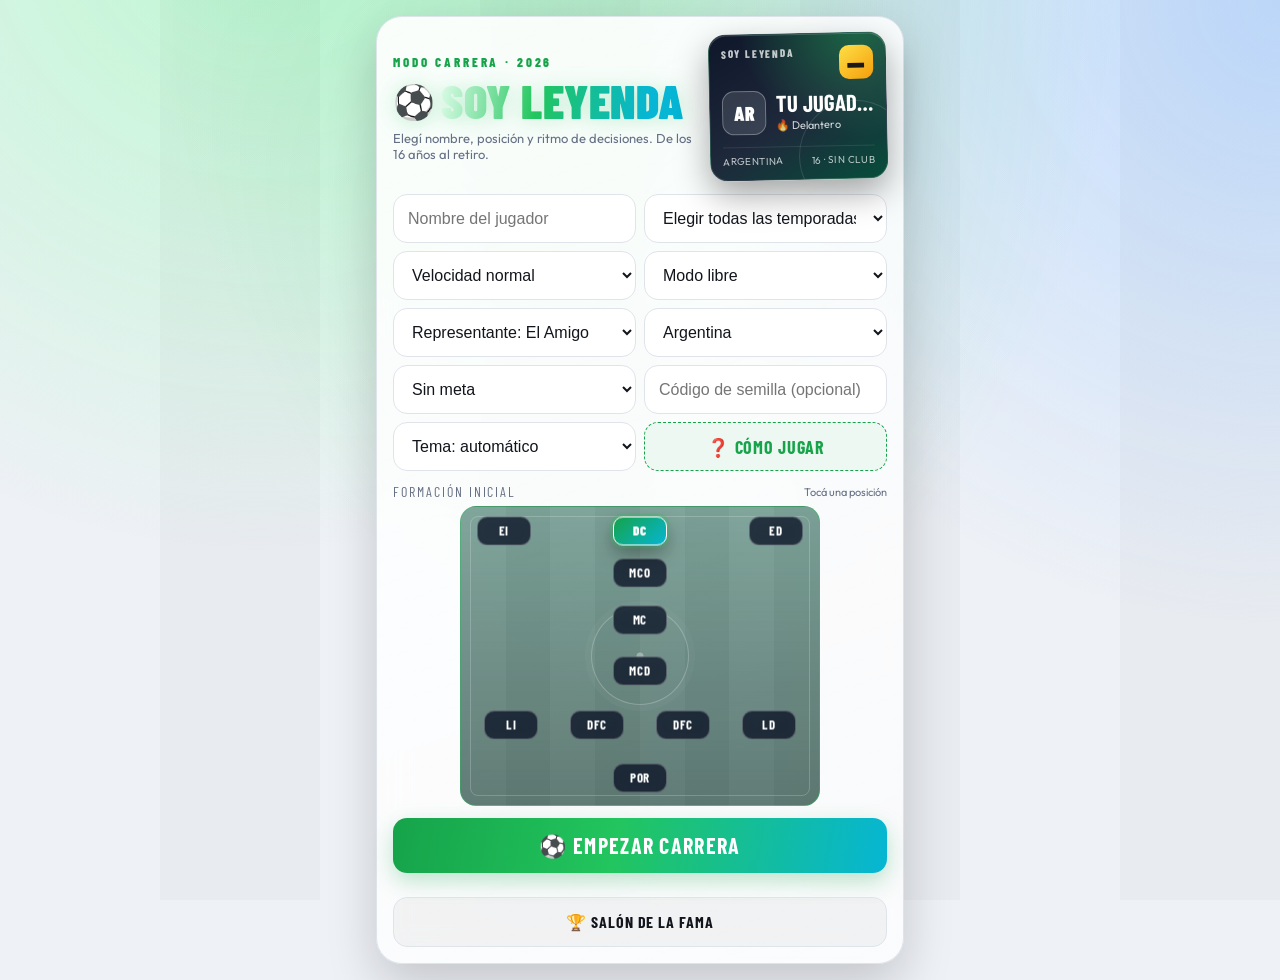
<file: index.html>
<!DOCTYPE html>
<html lang="es">
<head>
<meta charset="utf-8">
<meta name="viewport" content="width=device-width, initial-scale=1, viewport-fit=cover">
<title>Soy Leyenda</title>
<link rel="preconnect" href="https://fonts.googleapis.com">
<link rel="preconnect" href="https://fonts.gstatic.com" crossorigin>
<link href="https://fonts.googleapis.com/css2?family=Barlow+Condensed:wght@600;700;800;900&family=Outfit:wght@400;500;600;700&display=swap" rel="stylesheet">
<link rel="stylesheet" href="styles.css?v=20">
</head>
<body>
<div class="w">
  <div id="st">
    <div class="home-hero">
      <div class="hero-copy">
        <span class="eyebrow">MODO CARRERA · 2026</span>
        <h1><span class="title-ball" aria-hidden="true">⚽</span><span class="title-text">Soy Leyenda</span></h1>
        <p class="s">Elegí nombre, posición y ritmo de decisiones. De los 16 años al retiro.</p>
      </div>
      <div class="player-card" id="preview" aria-live="polite">
        <div class="pc-top"><span class="pc-brand">SOY LEYENDA</span><span class="pc-ov" id="pvOv">--</span></div>
        <div class="pc-body">
          <div class="pc-crest" id="pvCrest">SL</div>
          <div class="pc-id"><b id="pvName">Tu jugador</b><span id="pvPos">🔥 Delantero</span></div>
        </div>
        <div class="pc-foot"><span id="pvNat">Argentina</span><span>16 · Sin club</span></div>
      </div>
    </div>

    <div class="setup">
      <input id="nm" placeholder="Nombre del jugador" maxlength="24" aria-label="Nombre del jugador">
      <select id="fq" aria-label="Frecuencia de decisiones">
        <option value="1">Elegir todas las temporadas</option>
        <option value="2">Elegir cada 2 temporadas</option>
      </select>
      <select id="sp" aria-label="Velocidad de simulación">
        <option value="320">Velocidad normal</option>
        <option value="120">Velocidad rápida</option>
        <option value="0">Instantánea</option>
      </select>
      <select id="md" aria-label="Modo de juego">
        <option value="0">Modo libre</option>
        <option value="1">Desafío de club</option>
      </select>
      <select id="ch" aria-label="Desafío" hidden></select>
      <select id="ag" aria-label="Representante">
        <option value="0">Representante: El Amigo</option>
        <option value="1">Representante: El Mercenario</option>
        <option value="2">Representante: El Influyente</option>
      </select>
      <select id="nat" aria-label="Nacionalidad"></select>
      <select id="mt" aria-label="Meta de carrera">
        <option value="0">Sin meta</option>
        <option value="1">Meta: ganar la Libertadores</option>
        <option value="2">Meta: ganar la Champions League</option>
        <option value="3">Meta: ganar un Mundial</option>
        <option value="4">Meta: llegar a 85 de OVR</option>
        <option value="5">Meta: retirarte en el club que te formó</option>
        <option value="6">Meta: jugar 500 partidos</option>
      </select>
      <input id="sd" placeholder="Código de semilla (opcional)" maxlength="12" aria-label="Código de semilla">
      <select id="th" aria-label="Tema">
        <option value="">Tema: automático</option>
        <option value="light">Tema: claro</option>
        <option value="dark">Tema: oscuro</option>
      </select>
      <button class="help-btn" id="helpBtn" type="button" aria-label="Cómo jugar: ver explicación de todas las funciones">❓ Cómo jugar</button>
    </div>

    <div class="pitch-box">
      <div class="pitch-head"><span>FORMACIÓN INICIAL</span><small>Tocá una posición</small></div>
      <div class="pitch" id="ps" role="group" aria-label="Posición inicial"></div>
    </div>

    <button class="pr start" id="startBtn" type="button">⚽ EMPEZAR CARRERA</button>
    <p class="s" id="hs"></p>
    <button class="pr" id="runBtn" type="button" hidden>▶️ Continuar carrera</button>
    <button class="pr ghost" id="hfBtn" type="button">🏆 Salón de la Fama</button>
  </div>

  <div id="pl" hidden>
    <div class="hd" id="hd">
      <div class="hd-main">
        <div class="bg" id="bg"></div>
        <div class="hd-info"><b id="hc"></b><span id="hi"></span><span id="hv"></span></div>
        <div class="ov" id="ob"><small>OVR</small><span id="ho">0</span></div>
      </div>
      <div class="hd-foot">
        <span class="chip" id="ct"></span>
        <span class="chip" id="cn"></span>
        <button class="thbtn" id="mu" type="button" aria-label="Sonido">🔊</button>
        <button class="thbtn" id="th2" type="button" aria-label="Cambiar tema">🌓</button>
      </div>
    </div>
    <div class="ms" id="ms" aria-label="Hitos de la carrera"></div>
    <div class="rel" id="rel">
      <div class="rel-i"><span>DT</span><b id="rd">50</b><div class="rb"><i id="rbd"></i></div></div>
      <div class="rel-i"><span>Hinchada</span><b id="rh">50</b><div class="rb"><i id="rhb"></i></div></div>
      <div class="rel-i"><span>Prensa</span><b id="rp2">50</b><div class="rb"><i id="rpb"></i></div></div>
      <div class="rel-i"><span>Dirigencia</span><b id="rdir">50</b><div class="rb"><i id="rdirb"></i></div></div>
    </div>
    <div class="ctr" id="ctrBox" aria-label="Contrato actual">
      <span>Sueldo<b id="cwage">—</b></span>
      <span>Contrato<b id="cyears">—</b></span>
      <span>Cláusula<b id="cclause">—</b></span>
    </div>
    <div class="r h" id="hr">
      <span>EDAD</span><span>CLUB</span><span>OVR</span><span>PJ</span><span id="hg">G</span><span id="ha">A</span><span id="hx" hidden></span>
    </div>
    <div id="rw"></div>
    <div id="dc"></div>
  </div>

  <div id="en" hidden>
    <div class="lb" id="lb"></div>
    <p class="s" id="sb" style="text-align:center"></p>
    <p class="s" id="gl" style="text-align:center;font-weight:700"></p>
    <p class="s" id="ep" style="text-align:center;font-style:italic"></p>
    <div class="sm" id="sm"></div>
    <div class="pm" id="pm"></div>
    <canvas id="crd" width="1080" height="1080" tabindex="0" role="button" aria-label="Ver tarjeta de carrera en grande" style="width:100%;height:auto;border-radius:20px;margin:12px 0;border:1px solid var(--bd);display:block;cursor:zoom-in"></canvas>
    <p class="s" style="text-align:center;font-size:12px;margin:-4px 0 8px">Tocá la tarjeta para verla en grande.</p>
    <p class="s" id="fileNote" hidden style="text-align:center;font-size:12px">Para incluir escudos y trofeos en la tarjeta descargada, abrí el juego con un servidor local (por ejemplo <b>npx serve .</b>).</p>
    <button class="pr" id="sh" type="button">Compartir resumen</button>
    <button class="pr" id="dl" type="button" style="background:var(--card);color:var(--tx);border:1px solid var(--bd)">⬇️ Descargar tarjeta</button>
    <button class="pr" id="rp" type="button" style="background:var(--card);color:var(--tx);border:1px solid var(--bd)">Volver a jugar</button>
    <button class="pr" id="hfe" type="button" style="background:var(--card);color:var(--tx);border:1px solid var(--bd)">🏆 Salón de la Fama</button>
    <p class="s" id="msg" style="text-align:center;margin-top:10px"></p>
  </div>

  <div id="zoom" hidden>
    <img id="zoomImg" alt="Tarjeta de carrera ampliada">
    <button id="zoomClose" type="button" aria-label="Cerrar vista ampliada">✕ Cerrar</button>
  </div>

  <div id="help" hidden role="dialog" aria-modal="true" aria-labelledby="helpTitle" aria-describedby="helpBody">
    <div class="help-card">
      <div class="help-head">
        <h2 id="helpTitle">📖 Cómo jugar Soy Leyenda</h2>
        <button id="helpClose" type="button" aria-label="Cerrar ayuda">✕</button>
      </div>
      <div class="help-body" id="helpBody">
        <p class="help-lead">Elegí a tu jugador, fichá por clubes reales y viví temporadas desde los 16 años hasta el retiro. Todo se juega con decisiones: cada elección cambia tu carrera.</p>

        <section class="help-sec">
          <h3>1. Crear a tu jugador</h3>
          <ul>
            <li><b>Nombre</b>: el nombre que aparecerá en la tarjeta y en el historial.</li>
            <li><b>Posición</b>: tocá un puesto en la cancha. Las siglas son POR (arquero), DFC (defensor central), LI/LD (laterales), MCD (pivote), MC (volante central), MCO (enganche), EI/ED (extremos) y DC (delantero). Tu posición define cuántos goles y asistencias generás.</li>
            <li><b>Frecuencia de decisiones</b>: cada temporada o cada 2 temporadas se te presentarán las decisiones importantes.</li>
            <li><b>Velocidad de simulación</b>: normal, rápida o instantánea. Podés cambiarla desde el inicio.</li>
            <li><b>Modo de juego</b>: libre (elegí todo) o desafío de club (ganar Libertadores, Champions, Mundial, OVR 85, retirarte en tu club formador o 500 partidos).</li>
            <li><b>Representante</b>: El Amigo, El Mercenario o El Influyente. Cada uno cambia tu relación con el DT, el sueldo y la probabilidad de que lleguen ofertas.</li>
            <li><b>Nacionalidad</b>: define tu país de inicio y la selección que podés integrar.</li>
            <li><b>Meta de carrera</b>: opcional; te da un objetivo y un final distinto al retirarte.</li>
            <li><b>Código de semilla</b>: escribí una palabra para repetir siempre la misma carrera (mismos ofrecimientos y eventos). Si lo dejás vacío, se genera uno nuevo.</li>
            <li><b>Tema</b>: automático (según tu sistema), claro u oscuro. También podés cambiarlo durante la partida con el botón 🌓.</li>
          </ul>
        </section>

        <section class="help-sec">
          <h3>2. Empezar o continuar</h3>
          <ul>
            <li><b>⚽ Empezar carrera</b> inicia una nueva con los datos elegidos.</li>
            <li><b>▶️ Continuar carrera</b> aparece si guardaste una partida; retomá exactamente donde la dejaste.</li>
            <li><b>🏆 Salón de la Fama</b> muestra tus mejores carreras guardadas en este dispositivo, con filtros por puntos, goles, títulos u OVR pico.</li>
            <li>El juego guarda automáticamente en el navegador: no hace falta guardar a mano.</li>
          </ul>
        </section>

        <section class="help-sec">
          <h3>3. La pantalla de juego</h3>
          <ul>
            <li><b>Escudo y nombre del club</b>: tu equipo actual; arrancás en ascenso y podés llegar a la élite.</li>
            <li><b>OVR</b>: tu nivel (35–94). Sube con la edad y con tu rendimiento: meter goles acelera el crecimiento. El color cambia según tu categoría.</li>
            <li><b>Valor de mercado</b>: precio estimado según OVR, edad, potencial, posición y categoría del club.</li>
            <li><b>Relaciones</b>: DT, hinchada, prensa y dirigencia (0–100). Influyen en los minutos, las ofertas, la renovación y las decisiones.</li>
            <li><b>Contrato</b>: sueldo semanal, años restantes y cláusula de rescisión. Si se vence quedás libre.</li>
            <li><b>Fila de temporadas</b>: edad, club, OVR, partidos, goles y asistencias de cada año. Se resaltan las temporadas con títulos.</li>
            <li><b>Hitos</b>: las insignias que vas ganando (debut, OVR 85, 500 partidos, etc.).</li>
            <li><b>🔊 / 🌓</b>: silenciar el sonido y cambiar el tema.</li>
          </ul>
        </section>

        <section class="help-sec">
          <h3>4. Temporadas, pretemporada y decisiones</h3>
          <ul>
            <li>Cada temporada se simula automáticamente: se definen tus partidos, goles, asistencias, títulos, lesiones y selección.</li>
            <li>Antes de cada temporada elegís una <b>pretemporada</b>: mejorar el crecimiento, jugar más partidos, ganar confianza, evitar lesiones, etc.</li>
            <li>Según la frecuencia elegida, aparecen <b>decisiones</b> con 2 o 3 opciones: elegí la que mejor convenga a tu carrera.</li>
            <li>Las lesiones pueden restarte OVR y partidos; el rasgo <b>Resiliente</b> y una buena pretemporada las reducen.</li>
            <li>Tu <b>rasgo</b> se asigna al azar al crear al jugador y aparece en la cabecera. Modifica goles, sueldos, minutos, lesiones o crecimiento: abajo están todos.</li>
          </ul>
        </section>

        <section class="help-sec">
          <h3>5. Los 8 rasgos</h3>
          <ul>
            <li><b>Crack precoz</b>: arrancás con <b>+4 de OVR</b>, pero tu potencial baja 5, así que tu techo es más bajo.</li>
            <li><b>Late bloomer</b>: arrancás con <b>−3 de OVR</b>, pero ganás <b>+6 de potencial</b>, así que podés llegar más lejos.</li>
            <li><b>Propenso a lesiones</b>: tu probabilidad de lesión sube del 8 % al <b>17 %</b> por temporada.</li>
            <li><b>Líder</b>: los técnicos confían más en vos: <b>+5 % de minutos</b> y <b>+0,5 de relación con el DT</b> por temporada.</li>
            <li><b>Disciplinado</b>: te cuidás: probabilidad de lesión baja al <b>5 %</b> y <b>+0,5 de OVR</b> de crecimiento por temporada.</li>
            <li><b>Goleador nato</b>: convertís <b>+25 % de goles</b>, pero asistís <b>−15 %</b> menos.</li>
            <li><b>Nómada</b>: <b>+6 % de probabilidad de recibir ofertas</b>, <b>+12 % de ofertas del exterior</b> y <b>+10 % de sueldo</b>, pero perdés <b>8 puntos de relación con la dirigencia</b>.</li>
            <li><b>Resiliente</b>: te recuperás antes: las lesiones son más leves (mitad de penalización de OVR), evitás las más graves y recuperás más partidos perdidos.</li>
          </ul>
        </section>

        <section class="help-sec">
          <h3>6. Ofertas, fichajes y contratos</h3>
          <ul>
            <li>Las <b>ofertas</b> llegan por tu nivel, edad y rendimiento. Priorizan clubes de tu mismo país y división; los saltos grandes son más difíciles.</li>
            <li>Cada oferta muestra <b>club, categoría, sueldo, años y cláusula</b>. Aceptá la que quieras o seguí en tu equipo.</li>
            <li>La <b>negociación</b> depende de tu relación con el DT y la dirigencia y del representante: podés pedir más sueldo o mejores condiciones.</li>
            <li>Si un club no te renueva, deja de ofrecerte contrato. Si se te vence el contrato, pasás a ser <b>agente libre</b> y podés firmar sin costo.</li>
            <li>También pueden aparecer <b>préstamos</b> para ganar minutos en otra división.</li>
          </ul>
        </section>

        <section class="help-sec">
          <h3>7. Copas, selección y hitos</h3>
          <ul>
            <li>Jugás la <b>liga</b> de tu club, la <b>copa nacional</b> y, si clasificás, la <b>copa continental</b> según la confederación del club: Champions/Europa/Conference en Europa, Libertadores/Sudamericana en Sudamérica, y las copas de Asia, África, Oceanía, Concacaf y Arabia.</li>
            <li>La <b>selección</b> te convoca según tu OVR y país: podés jugar amistosos, copas continentales y el Mundial.</li>
            <li>Los <b>hitos</b> y <b>títulos</b> suman a tu puntaje final y aparecen en la tarjeta y el Salón de la Fama.</li>
          </ul>
        </section>

        <section class="help-sec">
          <h3>8. Tu tarjeta y el final</h3>
          <ul>
            <li>Al terminar la carrera se calcula tu <b>puntaje</b> y podés ver y descargar una <b>tarjeta PNG</b> con club, escudos, trofeos, estadísticas y semilla. Tocá la tarjeta para ampliarla.</li>
            <li><b>Volver a jugar</b> borra la partida guardada y te lleva al inicio; tu historial del Salón se conserva.</li>
            <li>La carrera termina por retiro (a partir de los 34 años, según OVR y decisión) o al llegar a los 40.</li>
          </ul>
        </section>
      </div>
      <button class="pr help-ok" id="helpOk" type="button">Entendido</button>
    </div>
  </div>

  <div id="hf" hidden>
    <h1>🏆 Salón</h1>
    <p class="s">Tus mejores carreras guardadas en este dispositivo.</p>
    <select id="hfFilter" aria-label="Ordenar salón de la fama">
      <option value="s">Ordenar por puntaje</option>
      <option value="g">Ordenar por goles</option>
      <option value="t">Ordenar por títulos</option>
      <option value="peak">Ordenar por OVR pico</option>
    </select>
    <div id="hfList"></div>
    <button class="pr" id="hfBack" type="button">Volver</button>
    <button class="pr" id="hfClear" type="button" style="background:var(--card);color:var(--tx);border:1px solid var(--bd)">Borrar historial</button>
  </div>
</div>
<div id="cf" aria-hidden="true"></div>
<script src="leagues.js?v=20"></script>
<script src="data.js?v=20"></script>
<script src="game.js?v=20"></script>
</body>
</html>
</file>
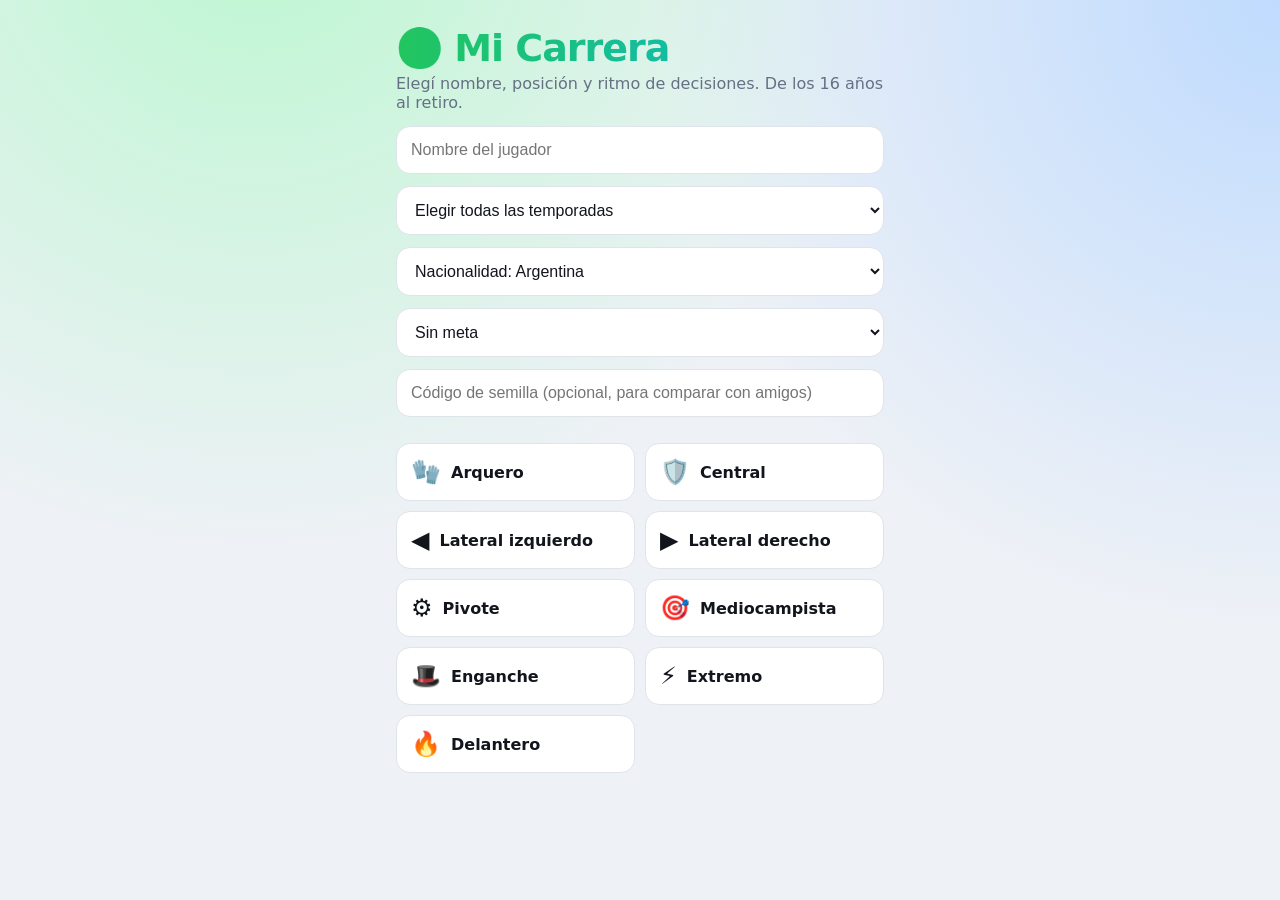
<file: Mi Carrera.html>
<!DOCTYPE html>
<html lang="es"><head><meta charset="utf-8">
<meta name="viewport" content="width=device-width, initial-scale=1, viewport-fit=cover">
<title>Mi Carrera</title>
<style>
:root{--bg:#eef1f6;--card:#fff;--tx:#12151c;--mu:#667085;--ac:#16a34a;--bd:#dfe3ea;--row:#f1f3f8;--gl:radial-gradient(circle at 20% -10%,#bbf7d0,transparent 45%),radial-gradient(circle at 100% 0,#bfdbfe,transparent 40%);
box-sizing:border-box;padding-top:env(safe-area-inset-top,0px);padding-bottom:env(safe-area-inset-bottom,0px)}
@media (prefers-color-scheme:dark){:root:not([data-theme="light"]){--bg:#0b0d12;--card:#161a22;--tx:#f3f5f9;--mu:#98a2b3;--ac:#22c55e;--bd:#262b36;--row:#1d222c;--gl:radial-gradient(circle at 20% -10%,#14532d,transparent 45%),radial-gradient(circle at 100% 0,#1e3a8a,transparent 40%)}}
:root[data-theme="dark"]{--bg:#0b0d12;--card:#161a22;--tx:#f3f5f9;--mu:#98a2b3;--ac:#22c55e;--bd:#262b36;--row:#1d222c;--gl:radial-gradient(circle at 20% -10%,#14532d,transparent 45%),radial-gradient(circle at 100% 0,#1e3a8a,transparent 40%)}
*{box-sizing:border-box}html{scroll-padding-top:env(safe-area-inset-top,0px)}
body{margin:0;background:var(--bg);background-image:var(--gl);background-attachment:fixed;color:var(--tx);font-family:system-ui,-apple-system,Segoe UI,Roboto,sans-serif}
.w{max-width:520px;margin:0 auto;padding:16px}
h1{font-size:38px;margin:10px 0 4px;font-weight:900;letter-spacing:-1px;background:linear-gradient(90deg,#22c55e,#06b6d4);-webkit-background-clip:text;background-clip:text;color:transparent}
p.s{color:var(--mu);margin:0 0 14px}
input,select{width:100%;padding:14px;border-radius:14px;border:1px solid var(--bd);background:var(--card);color:var(--tx);font-size:16px;margin-bottom:12px}
.g{display:grid;grid-template-columns:1fr 1fr;gap:10px}
button{font:inherit;cursor:pointer;border-radius:14px;border:1px solid var(--bd);background:var(--card);color:var(--tx);padding:14px;font-weight:700;text-align:left;transition:transform .1s}
button:active{transform:scale(.96)}
.ps button{display:flex;gap:10px;align-items:center}.ps i{font-style:normal;font-size:24px}
.pr{background:linear-gradient(90deg,#22c55e,#06b6d4);color:#fff;border:0;text-align:center;width:100%;margin-top:10px}
.hd{display:flex;gap:12px;align-items:center;background:linear-gradient(135deg,var(--cc,#334),var(--card) 85%);border:1px solid var(--bd);border-radius:20px;padding:12px;margin-bottom:12px;box-shadow:0 6px 24px rgba(0,0,0,.18);position:sticky;top:env(safe-area-inset-top,0px);z-index:5;color:#fff}
.hd span{opacity:.85;font-size:13px;display:block}.hd b{font-size:19px}
.bg{width:46px;height:46px;border-radius:50%;background:rgba(255,255,255,.2);display:grid;place-items:center;font-weight:900;border:2px solid rgba(255,255,255,.5);flex:none}
.ov{border-radius:14px;padding:8px 12px;text-align:center;font-weight:900;font-size:28px;line-height:1;color:#fff;margin-left:auto;transition:background .4s}
.ov small{display:block;font-size:10px;opacity:.85;margin-bottom:2px}
.r{display:grid;grid-template-columns:34px 1fr 38px 32px 28px 28px;gap:4px;align-items:center;background:var(--row);border-radius:12px;padding:9px 8px;margin-bottom:6px;font-size:14px;animation:in .35s ease}
.r.gk{grid-template-columns:34px 1fr 36px 30px 30px 30px 30px}
.r.h{background:none;color:var(--mu);font-size:11px;padding:0 8px;animation:none}
.r.t{background:linear-gradient(90deg,rgba(250,204,21,.3),var(--row));box-shadow:0 0 0 1px #facc15}
.r .a{font-weight:900;color:var(--ac)}.r .o{color:#fff;border-radius:7px;text-align:center;font-weight:800}
.r small{display:block;color:var(--mu);font-size:11px;line-height:1.35}
.nt{border-left:3px solid #06b6d4;padding:7px 10px;margin:0 0 6px;font-size:13px;color:var(--mu);animation:in .35s ease}
.dec{background:var(--card);border:2px solid var(--ac);border-radius:20px;padding:14px;margin:12px 0;animation:in .35s ease;box-shadow:0 0 22px rgba(34,197,94,.3)}
.dec h3{margin:0 0 6px;font-size:17px}.dec button{width:100%;margin-bottom:8px}.dec small{display:block;color:var(--mu);font-weight:400}
.sm{display:grid;grid-template-columns:repeat(4,1fr);gap:6px;text-align:center;background:var(--card);border:1px solid var(--bd);border-radius:20px;padding:14px;margin:10px 0}
.sm b{font-size:22px;display:block}.sm span{font-size:11px;color:var(--mu)}
.lb{text-align:center;font-size:34px;font-weight:900;margin:14px 0 2px;background:linear-gradient(90deg,#f59e0b,#ef4444);-webkit-background-clip:text;background-clip:text;color:transparent}
.pm{background:var(--card);border:1px solid #facc15;border-radius:20px;padding:12px 14px;margin:10px 0}.pm h3{margin:0 0 6px;font-size:16px}.pm div{padding:3px 0;font-size:14px}
.cf{position:fixed;top:-30px;font-size:24px;pointer-events:none;z-index:9;animation:fall 1.5s linear forwards}
@keyframes fall{to{transform:translateY(110vh) rotate(360deg);opacity:.3}}
@keyframes in{from{opacity:0;transform:translateY(12px)}to{opacity:1;transform:none}}
</style></head><body><div class="w">
<div id="st"><h1>⚽ Mi Carrera</h1><p class="s">Elegí nombre, posición y ritmo de decisiones. De los 16 años al retiro.</p>
<input id="nm" placeholder="Nombre del jugador" maxlength="24">
<select id="fq"><option value="1">Elegir todas las temporadas</option><option value="2">Elegir cada 2 temporadas</option></select>
<select id="nat"></select><select id="mt"><option value="0">Sin meta</option><option value="1">Meta: ganar la Libertadores</option><option value="2">Meta: ganar la Champions League</option><option value="3">Meta: ganar un Mundial</option><option value="4">Meta: llegar a 85 de OVR</option><option value="5">Meta: retirarte en el club que te formó</option><option value="6">Meta: jugar 500 partidos</option></select><input id="sd" placeholder="Código de semilla (opcional, para comparar con amigos)" maxlength="12"><p class="s" id="hs"></p><div class="g ps" id="ps"></div></div>
<div id="pl" hidden><div class="hd" id="hd"><div class="bg" id="bg"></div><div><b id="hc"></b><span id="hi"></span><span id="hv"></span></div><div class="ov" id="ob"><small>OVR</small><span id="ho" style="font-size:28px;opacity:1;display:inline">0</span></div></div>
<div class="r h" id="hr"><span>EDAD</span><span>CLUB</span><span>OVR</span><span>PJ</span><span id="hg">G</span><span id="ha">A</span><span id="hx" hidden></span></div><div id="rw"></div><div id="dc"></div></div>
<div id="en" hidden><div class="lb" id="lb"></div><p class="s" id="sb" style="text-align:center"></p><p class="s" id="gl" style="text-align:center;font-weight:700"></p><p class="s" id="ep" style="text-align:center;font-style:italic"></p><div class="sm" id="sm"></div><div class="pm" id="pm"></div>
<button class="pr" id="sh">Compartir resumen</button><button class="pr" id="rp" style="background:var(--card);color:var(--tx);border:1px solid var(--bd)">Volver a jugar</button><p class="s" id="msg" style="text-align:center;margin-top:10px"></p></div>
</div>
<script>
const POS=[["Arquero",0,.004,"🧤"],["Central",.03,.01,"🛡️"],["Lateral izquierdo",.02,.08,"◀️"],["Lateral derecho",.02,.08,"▶️"],["Pivote",.03,.05,"⚙️"],["Mediocampista",.07,.1,"🎯"],["Enganche",.15,.2,"🎩"],["Extremo",.2,.15,"⚡"],["Delantero",.45,.08,"🔥"]];
const CL=[[["Brown de Adrogué",.4],["Atlanta",.4],["Nueva Chicago",.45],["Almirante Brown",.35],["Ferro",.4]],[["Platense",.4],["Argentinos",.5],["Lanús",.55],["Huracán",.5],["Talleres",.6]],[["Independiente",.65],["Racing",.7],["San Lorenzo",.6],["Boca",.85],["River",.9]],[["Benfica",.8],["Ajax",.75],["Sevilla",.6],["Atlético de Madrid",.7],["Inter",.8]],[["Real Madrid",1],["Barcelona",.9],["Man. City",1],["Bayern",.95]]];
const CA=[["Al-Hilal",1],["Al-Nassr",.8],["Al-Ittihad",.7]];
const TN=["Ascenso","Primera","Club grande","Europa","Élite mundial"],EX=[0,55,65,72,80],AM=[41,39,36,34,32];
const TT=[[["Torneo de Ascenso",.25]],[["Liga Profesional",.12],["Copa de la Liga",.12],["Copa Argentina",.1],["Copa Sudamericana",.1]],[["Liga Profesional",.22],["Copa de la Liga",.18],["Copa Argentina",.16],["Copa Libertadores",.14]],[["Liga europea",.28],["Copa nacional",.24],["Europa League",.12],["Champions League",.08]],[["Liga europea",.45],["Copa nacional",.33],["Champions League",.24]]];
const TA=[["Liga de Arabia",.4],["Copa de Arabia",.25]];
CL[0].push(["Chacarita",.4],["Quilmes",.4],["Tristán Suárez",.35]);
CL[1].push(["Estudiantes",.55],["Newell’s",.5],["Rosario Central",.55],["Belgrano",.5],["Godoy Cruz",.45]);
CL[2].push(["Vélez",.6]);
CL[3]=[["Benfica",.8,"Primeira Liga","Taça de Portugal"],["Porto",.75,"Primeira Liga","Taça de Portugal"],["Sporting",.75,"Primeira Liga","Taça de Portugal"],["Ajax",.7,"Eredivisie","KNVB Beker"],["Sevilla",.6,"LaLiga","Copa del Rey"],["Atlético de Madrid",.7,"LaLiga","Copa del Rey"],["Inter",.8,"Serie A","Coppa Italia"],["Juventus",.8,"Serie A","Coppa Italia"],["Milan",.75,"Serie A","Coppa Italia"],["Napoli",.7,"Serie A","Coppa Italia"],["Arsenal",.7,"Premier League","FA Cup"],["Tottenham",.55,"Premier League","FA Cup"],["Dortmund",.7,"Bundesliga","DFB-Pokal"],["Leverkusen",.65,"Bundesliga","DFB-Pokal"],["Marsella",.55,"Ligue 1","Copa de Francia"],["Lyon",.5,"Ligue 1","Copa de Francia"]];
CL[4]=[["Real Madrid",1,"LaLiga","Copa del Rey"],["Barcelona",.95,"LaLiga","Copa del Rey"],["Man. City",1,"Premier League","FA Cup"],["Liverpool",.85,"Premier League","FA Cup"],["Bayern",.95,"Bundesliga","DFB-Pokal"],["PSG",.95,"Ligue 1","Copa de Francia"]];
TT[4]=[["Liga europea",.42],["Copa nacional",.25],["Champions League",.2]];
const INJ=[["una distensión muscular",.7,0,"1 mes"],["un esguince de tobillo",.6,0,"2 meses"],["una fractura de peroné",.4,-1,"5 meses"],["una rotura de ligamentos cruzados",.25,-3,"9 meses"]];
const TR=[["Crack precoz","Arrancás con más nivel, pero tu techo es más bajo."],["Late bloomer","Arrancás flojo, pero tu techo es altísimo."],["Propenso a lesiones","Las lesiones te van a perseguir."],["Líder","Los técnicos confían en vos."],["Disciplinado","Te cuidás: menos lesiones y mejor crecimiento."]];
let SD;
const L=(a,g,c)=>a.map(x=>[x[0],x[1],g,c]);
const NT=[{n:"Argentina",ct:"Copa América",b:.06,cl:[CL[0],CL[1],CL[2]]},
{n:"Brasil",ct:"Copa América",b:.05,cl:[L([["Ponte Preta",.4],["Sport",.4],["Avaí",.4]],"Brasileirão","Copa do Brasil"),L([["Bahia",.5],["Fortaleza",.5],["Cruzeiro",.55]],"Brasileirão","Copa do Brasil"),L([["Flamengo",.9],["Palmeiras",.9],["Corinthians",.7],["São Paulo",.7]],"Brasileirão","Copa do Brasil")]},
{n:"Uruguay",ct:"Copa América",b:0,cl:[L([["Cerro",.4],["Wanderers",.4]],"Liga uruguaya","Copa Uruguay"),L([["Danubio",.45],["Defensor Sporting",.45]],"Liga uruguaya","Copa Uruguay"),L([["Peñarol",.85],["Nacional",.85]],"Liga uruguaya","Copa Uruguay")]},
{n:"España",ct:"Eurocopa",eu:1,b:.04,cl:[L([["Racing de Santander",.4],["Zaragoza",.4],["Sporting de Gijón",.4]],"Segunda División","Copa del Rey"),L([["Getafe",.45],["Osasuna",.45],["Villarreal",.55]],"LaLiga","Copa del Rey"),L([["Athletic",.6],["Real Sociedad",.6],["Valencia",.6]],"LaLiga","Copa del Rey")]},
{n:"Francia",ct:"Eurocopa",eu:1,b:.05,cl:[L([["Guingamp",.4],["Metz",.4],["Bastia",.4]],"Ligue 2","Copa de Francia"),L([["Rennes",.5],["Lens",.5],["Nantes",.45]],"Ligue 1","Copa de Francia"),L([["Lille",.6],["Mónaco",.65],["Niza",.55]],"Ligue 1","Copa de Francia")]},
{n:"Inglaterra",ct:"Eurocopa",eu:1,b:.02,cl:[L([["Leeds",.4],["Sheffield United",.4],["Norwich",.4]],"Championship","FA Cup"),L([["Brighton",.5],["Newcastle",.55],["Aston Villa",.55]],"Premier League","FA Cup"),L([["Chelsea",.75],["Man. United",.7],["Tottenham",.6]],"Premier League","FA Cup")]}];
NT.push({n:"Alemania",ct:"Eurocopa",eu:1,b:.05,cl:[L([["Hansa Rostock",.4],["Schalke",.4],["Hannover",.4]],"2. Bundesliga","DFB-Pokal"),L([["Mainz",.45],["Friburgo",.5],["Eintracht Frankfurt",.55]],"Bundesliga","DFB-Pokal"),L([["Wolfsburgo",.55],["Stuttgart",.6],["Leipzig",.7]],"Bundesliga","DFB-Pokal")]},
{n:"Italia",ct:"Eurocopa",eu:1,b:.04,cl:[L([["Sampdoria",.4],["Palermo",.4],["Bari",.4]],"Serie B","Coppa Italia"),L([["Torino",.45],["Bologna",.5],["Fiorentina",.55]],"Serie A","Coppa Italia"),L([["Lazio",.6],["Roma",.65],["Atalanta",.65]],"Serie A","Coppa Italia")]},
{n:"Portugal",ct:"Eurocopa",eu:1,b:.03,cl:[L([["Académica",.4],["Farense",.4],["Vizela",.4]],"Liga Portugal 2","Taça de Portugal"),L([["Famalicão",.45],["Boavista",.45],["Rio Ave",.45]],"Primeira Liga","Taça de Portugal"),L([["Braga",.6],["Vitória de Guimarães",.55]],"Primeira Liga","Taça de Portugal")]},
{n:"Países Bajos",ct:"Eurocopa",eu:1,b:.03,cl:[L([["Cambuur",.4],["Roda JC",.4],["Go Ahead Eagles",.4]],"Eerste Divisie","KNVB Beker"),L([["Utrecht",.45],["Twente",.5],["Heerenveen",.45]],"Eredivisie","KNVB Beker"),L([["PSV",.7],["Feyenoord",.7],["AZ",.55]],"Eredivisie","KNVB Beker")]},
{n:"Colombia",ct:"Copa América",b:.02,cl:[L([["Cúcuta",.4],["Tigres",.4]],"Torneo BetPlay","Copa Colombia"),L([["Once Caldas",.45],["Deportes Tolima",.5],["Santa Fe",.5]],"Liga colombiana","Copa Colombia"),L([["Atlético Nacional",.8],["Millonarios",.7],["Junior",.65]],"Liga colombiana","Copa Colombia")]},
{n:"Chile",ct:"Copa América",b:0,cl:[L([["Cobreloa",.4],["Unión San Felipe",.4]],"Primera B","Copa Chile"),L([["Huachipato",.45],["Palestino",.45],["Ñublense",.45]],"Liga chilena","Copa Chile"),L([["Colo-Colo",.8],["Universidad de Chile",.7],["Universidad Católica",.7]],"Liga chilena","Copa Chile")]});
const M=n=>n=="Liga europea"||n=="Liga Profesional"?(S.lg||n):n=="Copa nacional"||n=="Copa Argentina"?(S.cp||n):S.nt.eu?(n=="Copa Sudamericana"?"Conference League":n=="Copa Libertadores"?"Europa League":n):n;
const $=s=>document.querySelector(s),R=(a,b)=>a+Math.random()*(b-a),I=a=>a[Math.floor(Math.random()*a.length)],C=(v,a,b)=>Math.max(a,Math.min(b,v));
const oc=o=>o>=80?"#a855f7":o>=72?"#3b82f6":o>=64?"#16a34a":o>=56?"#d97706":"#ef4444";
let S;
POS.forEach((p,i)=>{const b=document.createElement("button");b.innerHTML="<i>"+p[3]+"</i>"+p[0];b.onclick=()=>go(i);$("#ps").appendChild(b)});
function show(id){["st","pl","en"].forEach(x=>$("#"+x).hidden=x!==id)}
function val(){return .015*Math.pow(1.26,S.ovr-45)*(S.age<=23?1.5:S.age<=28?1.15:S.age<=31?.8:S.age<=34?.4:.15)}
function fm(m){return m>=1?"€"+(m>=10?Math.round(m):m.toFixed(1))+"M":"€"+Math.max(10,Math.round(m*1000))+"K"}
const MR=Math.random.bind(Math);
function pk(t){return t<3?I(S.nt.cl[t]):I(CL[t])}
NT.forEach((n,i)=>{const o=document.createElement("option");o.value=i;o.textContent="Nacionalidad: "+n.n;$("#nat").appendChild(o)});
function seedUp(){const v=$("#sd").value.trim()||String(Date.now()%9000+1000);SD=v;let a=0;for(const ch of v)a=(a*31+ch.charCodeAt(0))|0;Math.random=()=>{a=a+0x6D2B79F5|0;let t=Math.imul(a^a>>>15,1|a);t=t+Math.imul(t^t>>>7,61|t)^t;return((t^t>>>14)>>>0)/4294967296}}
function trait(){const t=I(TR);S.tr=t;if(t[0]=="Crack precoz"){S.ovr+=4;S.pot-=5}else if(t[0]=="Late bloomer"){S.ovr-=3;S.pot+=6}else if(t[0]=="Propenso a lesiones")S.ij=.17;else if(t[0]=="Disciplinado"){S.ij=.05;S.gb=.5}}
function sv(x){S.tier=x.tier;S.club=x.club;S.k=x.k;S.tl=x.tl;S.lg=x.lg;S.cp=x.cp}
function go(i){seedUp();S={p:POS[i],f:Math.max(1,parseInt($("#fq").value)||1),nt:NT[+$("#nat").value||0],n:$("#nm").value.trim()||"Tu jugador",age:16,ovr:Math.round(R(44,54)),pot:Math.round(R(70,93)),tier:0,club:"",k:.4,tl:TT[0],pj:0,g:0,a:0,t:0,caps:0,cg:0,ca:0,peak:0,pv:0,pal:[],since:0,asked:0,cj:{},gk:{p:0,m:0,v:0},seen:[],gb:0,ij:.08,mt:+$("#mt").value};trait();
$("#rw").innerHTML="";$("#dc").innerHTML="";show("pl");head();{const gk=S.p[0]=="Arquero";$("#hg").textContent=gk?"🧤":"G";$("#ha").textContent=gk?"🤜🤛":"A";$("#hx").textContent="🥅";$("#hx").hidden=!gk;$("#hr").classList.toggle("gk",gk)}
const u=[],o=[0,0,1,2].map(t=>{let c;do{c=pk(t)}while(u.includes(c[0]));u.push(c[0]);return{l:c[0],s:TN[t]+(t==0?" · más minutos, ideal para crecer":t==1?" · competencia pareja":" · gigante, vas a jugar poco"),tier:t,club:c[0],k:c[1],lg:c[2],cp:c[3],tl:TT[t]}});
panel("Te llegan 4 ofertas. Elegí tu primer club.",o,x=>{S.fc=x;sv(x);head();note("🧬 Tu rasgo: "+S.tr[0]+". "+S.tr[1]);note("⏱️ Decisiones: "+(S.f==1?"todas las temporadas":"cada 2 temporadas")+".");step()})}
function head(){const n=S.club||"Sin club",h=[...n].reduce((a,c)=>(a*31+c.charCodeAt(0))%360,7);
$("#hd").style.setProperty("--cc","hsl("+h+",65%,38%)");$("#bg").textContent=S.club?n.split(/[ .]/).filter(Boolean).slice(0,2).map(w=>w[0]).join("").toUpperCase():"?";
$("#hc").textContent=n;$("#hi").textContent=S.p[0]+" · "+S.age+" años · "+S.n+(S.tr?" · "+S.tr[0]:"")+" · "+S.nt.n;$("#hv").textContent="Valor "+fm(val());$("#ho").textContent=S.ovr;$("#ob").style.background=oc(S.ovr)}
function retire(){return S.age>40||(S.age>=33&&S.ovr<45)}
function step(){
if(retire())return fin();
if(S.age>=34&&S.ra!==S.age){S.ra=S.age;return askRetire()}
if(S.age>=18&&(S.age-18)%S.f==0&&S.asked!==S.age){S.asked=S.age;S.since++;
 if(S.ovr<EX[S.tier]-8||S.since>=3||Math.random()<.45){S.since=0;return offer()}return event2()}
season();if(S.home){note("↩️ Terminó el préstamo: volvés a "+S.home.club+".");sv(S.home);S.home=null}S.age++;head();setTimeout(step,320)}
function pop(){for(let i=0;i<14;i++){const e=document.createElement("span");e.className="cf";e.textContent=["🏆","✨","🎉"][Math.floor(MR()*3)];e.style.left=MR()*95+"vw";e.style.animationDelay=MR()*.5+"s";document.body.appendChild(e);setTimeout(()=>e.remove(),2200)}}
function season(){
const a=S.age,gr=a<21?3.5:a<24?2.5:a<27?1.2:a<30?.2:a<33?-.8:-2.2;
S.ovr=Math.round(C(S.ovr+gr+S.gb+R(-1.6,1.6),35,Math.min(94,S.pot+2)));S.peak=Math.max(S.peak,S.ovr);S.pv=Math.max(S.pv,val());
const ex=EX[S.tier],s=C(.55+(S.ovr-ex+6)/25+(S.mod||0)+(S.tr&&S.tr[0]=="Líder"?.05:0),.15,1);S.mod=0;
const inj=Math.random()<S.ij?INJ[I([0,0,0,1,1,2,3])]:null;if(inj)S.ovr=Math.max(35,S.ovr+inj[2]);
let pj=Math.round(38*s*R(.85,1)*(inj?inj[1]:1));if(a<18)pj=Math.round(pj*.6);
const g=Math.round(pj*S.p[1]*R(.6,1.5)),as=Math.round(pj*S.p[2]*R(.6,1.5));
const gkm=S.p[0]=="Arquero",rel=S.ovr-Math.max(ex,45);let pen=0,mm=0,vc=0;
if(gkm){const fc=Math.round(pj*R(.05,.12));for(let q=0;q<fc;q++)if(Math.random()<C(.2+rel/200,.1,.4))pen++;const du=Math.round(pj*R(.3,.6));mm=Math.round(du*C(.5+rel/100,.35,.8));vc=Math.min(pj,Math.round(pj*C(.28+rel/150,.12,.55)*R(.8,1.2)));S.gk.p+=pen;S.gk.m+=mm;S.gk.v+=vc}
const tr=[],ic=[],aw=[],pt=C(.35+s,.5,1),ob=C(1+(S.ovr-ex)/80,.85,1.15);
S.tl.forEach(([n,p])=>{if(n=="Copa de la Liga"&&S.nt.n!="Argentina")return;if(Math.random()<C(p*S.k*pt*ob,0,.8))tr.push(M(n))});
let c=0,wcn="";const ps=C((S.ovr-68)/18,0,.9)+(S.caps?.12:0);
if(a>=19&&Math.random()<ps){c=Math.round(R(3,10));S.caps+=c;S.cg+=Math.round(c*S.p[1]*R(.6,1.4));S.ca+=Math.round(c*S.p[2]*R(.6,1.4));
 if(a%4==2){const st=["la fase de grupos","los octavos","los cuartos","la semifinal","la final"],pw=C(.52+(S.ovr-70)/50+S.nt.b,.4,.85);let k=0;while(k<5&&Math.random()<pw)k++;const m=3+Math.min(k,4),wg=Math.round(m*S.p[1]*R(.6,1.5)),wa=Math.round(m*S.p[2]*R(.6,1.5));S.caps+=m;S.cg+=wg;S.ca+=wa;wcn=k==5?"🌎 Mundial: ¡campeones del mundo! "+wg+" goles y "+wa+" asistencias en "+m+" partidos.":"🌎 Mundial: eliminados en "+st[k]+" ("+m+" partidos, "+wg+" G, "+wa+" A).";if(k==5)ic.push("Mundial")}
 if(a%4==0&&Math.random()<.03+Math.max(0,S.ovr-75)*.01)ic.push(S.nt.ct)}
if(pj>=25){if(S.p[1]>=.15&&g>=18)aw.push("Goleador");if(S.p[0]=="Arquero"&&S.ovr>=ex+5&&Math.random()<.15)aw.push("Guante de Oro");
 if(S.ovr>=ex+7&&Math.random()<.15)aw.push("Mejor jugador del torneo");if(S.ovr>=89&&S.tier>=3&&Math.random()<.3)aw.push("Balón de Oro")}
tr.forEach(n=>S.pal.push([n,"🏆"]));ic.forEach(n=>S.pal.push([n,"🌎"]));aw.forEach(n=>S.pal.push([n,"⭐"]));
S.pj+=pj;S.g+=g;S.a+=as;S.cj[S.club]=(S.cj[S.club]||0)+pj;S.t+=tr.length+ic.length;
const x=[];if(tr.length)x.push("🏆 "+tr.join(", "));if(ic.length)x.push("🌎 "+ic.join(", "));if(aw.length)x.push("⭐ "+aw.join(", "));if(c)x.push("Selección: "+c+" PJ");if(wcn)x.push(wcn);if(inj)x.push("🩹 "+inj[0]+" ("+inj[3]+")");
const r=document.createElement("div");r.className="r"+(tr.length+ic.length?" t":"")+(gkm?" gk":"");
r.innerHTML=`<span class="a">${a}</span><span>${S.club}${inj?" 🩹":""}${x.length?"<small>"+x.join(" · ")+"</small>":""}</span><span class="o" style="background:${oc(S.ovr)}">${S.ovr}</span><span>${pj}</span>${gkm?`<span>${pen}</span><span>${mm}</span><span>${vc}</span>`:`<span>${g}</span><span>${as}</span>`}`;
$("#rw").appendChild(r);if(tr.length+ic.length)pop();r.scrollIntoView({block:"end",behavior:"smooth"})}
function note(t){const n=document.createElement("div");n.className="nt";n.textContent=t;$("#rw").appendChild(n);n.scrollIntoView({block:"end",behavior:"smooth"})}
function panel(txt,opts,fn){const d=$("#dc");d.innerHTML='<div class="dec"><h3>Tenés '+S.age+' años</h3><p class="s">'+txt+'</p></div>';
opts.forEach(x=>{const b=document.createElement("button");b.innerHTML=x.l+(x.s?"<small>"+x.s+"</small>":"");b.onclick=()=>{d.innerHTML="";fn(x)};d.firstChild.appendChild(b)});
d.scrollIntoView({block:"end",behavior:"smooth"})}
function offer(){const T=S.tier,ex=EX[T];
const el=t=>t<T||(t==T&&S.ovr>=ex-8&&S.age<=AM[T])||(t==T+1&&S.ovr>=EX[t]-2&&S.age<=AM[t])||(t>T+1&&S.ovr>=EX[t]+3&&S.age<=AM[t]);
const mk=(l,s,t,c,tl)=>({l:l+c[0],s,tier:t,club:c[0],k:c[1],lg:c[2],cp:c[3],tl});const o=[];
if(el(T))o.push({l:"Renovar en "+S.club,s:"Seguís en "+TN[T],tier:T,club:S.club,k:S.k,lg:S.lg,cp:S.cp,tl:S.tl});
let up=-1;for(let t=4;t>T;t--)if(el(t)){up=t;break}
if(up>0)o.push(mk("Fichar por ",TN[up]+(up>T+1?" · salto enorme":" · más exigente, riesgo de banco"),up,pk(up),TT[up]));
if(T>0)o.push(mk("Bajar a ",TN[T-1]+" · más minutos, menos títulos",T-1,pk(T-1),TT[T-1]));
if(!o.length)o.push(mk("Fichar por ","Ascenso · el club no te renueva",0,pk(0),TT[0]));
if(S.age>=29&&S.ovr>=60&&S.tl!==TA)o.push(mk("Irte a ","Contrato millonario · liga menos competitiva",1,I(CA),TA));
if(S.age<=23&&T>=2&&S.ovr<ex+2){const lc=pk(T-1);o.push({...mk("Salir cedido a ","Préstamo de 1 año · jugás más y volvés a "+S.club,T-1,lc,TT[T-1]),loan:1})}
if(S.age>=34)o.push({l:"Retirarte",s:"Colgás los botines",r:1});
const cx=S.ovr<ex-8?"El club no cuenta con vos y no te renueva.":S.age>=35?"Con tu edad, las ofertas grandes ya no llegan.":S.ovr>=ex+6?"Rendís muy bien y llegan ofertas.":S.ovr<ex-3?"Te cuesta tener minutos y el DT ya no cuenta con vos como antes.":"Terminás la temporada con altibajos. Hay que decidir el próximo paso.";
panel(cx,o,x=>{if(x.r){note("🧤 Te retirás a los "+S.age+" años.");return fin()}
if(x.loan){S.home={tier:S.tier,club:S.club,k:S.k,tl:S.tl,lg:S.lg,cp:S.cp};S.mod=.25;note("🔁 Salís cedido a "+x.club+" por una temporada.")}else if(x.club!==S.club)note("✈️ Firmás con "+x.club+".");sv(x);head();step()})}
const SEL={t:"La Selección te convoca.",o:[{l:"Ir a la convocatoria",f:()=>{S.caps+=Math.round(R(4,10));S.ovr+=1;return"Sumaste experiencia con la Selección."}},{l:"Priorizar el club",f:()=>{S.mod=.1;return"Te quedaste enfocado en tu club."}}]};
const EV=[
{t:"Un entrenamiento fuerte te deja con una molestia.",o:[{l:"Hacer recuperación extra",s:"Perdés minutos hoy, ganás a futuro",f:()=>{S.mod=-.2;S.pot+=1;return"Te cuidaste y volvés más fuerte."}},{l:"Volver rápido",s:"Riesgo de lesión",f:()=>{if(Math.random()<.4){S.ovr-=2;S.mod=-.4;return"Te desgarraste y perdiste meses."}return"Zafaste y no perdiste ritmo."}}]},
{t:"El preparador físico te propone doble turno.",o:[{l:"Aceptar",s:"Sube el nivel, pero hay riesgo",f:()=>{if(Math.random()<.25){S.ovr-=3;S.mod=-.3;return"Te sobrecargaste y quedaste afuera un tiempo."}S.ovr+=2;return"El trabajo extra se nota: +2 de nivel."}},{l:"Descansar",f:()=>{S.mod=.1;return"Llegás fresco a la temporada."}}]},
{t:"Hay una pelea fuerte en el vestuario.",o:[{l:"Poner la cara y hablar",s:"Puede salir bien o mal",f:()=>Math.random()<.5?(S.mod=.2,"Te ganaste el respeto del grupo."):(S.mod=-.2,"Se tensó más y el DT te marcó.")},{l:"Hacerte el distraído",f:()=>{S.mod=-.1;return"Te quedaste al margen."}}]},
{t:"Tus amigos te invitan a jugar en el potrero del barrio.",o:[{l:"Ir",f:()=>{S.pot+=1;return"Recuperaste las ganas y jugás con más alegría."}},{l:"Quedarte en casa",f:()=>"Una noche más tranquila."}]},
{t:"Llega un técnico exigente que trabaja mucho el detalle.",o:[{l:"Aceptar su método",s:"Más techo",f:()=>{S.pot+=2;S.ovr+=1;return"Aprendiste mucho y tu techo creció."}},{l:"Seguir a tu manera",f:()=>"Seguís igual que siempre."}]},
{t:"El club atraviesa una crisis económica.",o:[{l:"Bancar al plantel",f:()=>{S.mod=.15;return"Te volvés referente del grupo."}},{l:"Esperar ofertas",f:()=>{S.mod=-.1;return"El clima se enrareció."}}]},
{t:"Te lesionás de gravedad: rodilla.",o:[{l:"Operarte y rehabilitar",s:"Largo, pero seguro",f:()=>{S.ovr-=3;S.mod=-.5;return"Fue duro, pero volvés."}},{l:"Tratamiento conservador",s:"Riesgo",f:()=>Math.random()<.5?(S.ovr-=1,S.mod=-.3,"Volvés a tiempo."):(S.ovr-=4,S.mod=-.6,"No cicatrizó bien.")}]},
{t:"El club te ofrece la cinta de capitán.",o:[{l:"Aceptarla",f:()=>{S.mod=.12;return"El grupo te respeta y jugás con más peso."}},{l:"Rechazarla",f:()=>"Preferís no cargar con esa presión."}]}];
function event(){const p=EV.slice(0,6);if(Math.random()<.12)p.push(EV[6]);if(S.age>=25&&S.ovr>=EX[S.tier]+3)p.push(EV[7]);if(S.ovr>=68)p.push(SEL,SEL);const e=I(p);
panel(e.t,e.o,x=>{const m=x.f();S.ovr=C(S.ovr,35,94);note("📖 "+m);head();step()})}
const EV2=[
{t:"Tu representante llama a medianoche: un club de otra liga está muy interesado, pero tu DT te considera intransferible.",c:()=>S.age>=22,o:[{l:"Presionar para que te dejen salir",s:"Podés ganar un lugar... o un enemigo",f:()=>Math.random()<.5?(S.mod=.05,"El club entendió que querías crecer y te dio más protagonismo."):(S.mod=-.2,"El DT se ofendió y empezaste a jugar menos.")},{l:"Renovar con aumento",f:()=>{S.mod=.1;return"Firmaste largo y te sentís pieza clave del proyecto."}}]},
{t:"Nace tu primer hijo. Estás feliz, pero dormís tres horas por noche.",c:()=>S.age>=24,o:[{l:"Tomarte unos días",f:()=>{S.pot+=1;S.mod=-.1;return"Volviste con la cabeza despejada y una motivación nueva."}},{l:"Volver a entrenar enseguida",f:()=>Math.random()<.5?(S.ovr+=1,"Canalizaste la emoción y te viste más afilado que nunca."):(S.mod=-.15,"El cansancio se notó en los partidos.")}]},
{t:"Se viraliza un video tuyo saliendo de un boliche después de perder un partido.",c:()=>S.age>=20,o:[{l:"Pedir disculpas públicas",f:()=>{S.mod=-.05;return"La gente te perdonó rápido. Aprendiste la lección."}},{l:"Responder con ironía en redes",s:"Puede salir muy bien o muy mal",f:()=>Math.random()<.5?(S.mod=.1,"Los hinchas se rieron con vos y te bancaron."):(S.mod=-.3,"La prensa se te vino encima durante semanas.")}]},
{t:"Un tío te pide plata prestada para abrir un negocio. Toda la familia mira cómo respondés.",c:()=>S.age<=27,o:[{l:"Ayudarlo",f:()=>{S.mod=-.05;return"El negocio no funcionó, pero tu familia sigue unida."}},{l:"Decirle que no",f:()=>{S.mod=.05;return"Se enojó un tiempo, pero te dejó concentrarte en la cancha."}}]},
{t:"Tu técnico te pide jugar unos partidos en otra posición porque falta gente.",c:()=>S.tier>=1,o:[{l:"Aceptar el desafío",f:()=>{S.mod=.15;S.ovr-=1;return"Te adaptaste, ganaste minutos y el DT te lo agradeció."}},{l:"Decir que ese no es tu lugar",f:()=>{S.mod=-.1;return"El DT guardó la respuesta... y te lo hizo sentir en la lista."}}]},
{t:"El DT te llama a entrenar con el primer equipo. Los referentes te miran de reojo.",c:()=>S.age<=20,o:[{l:"Aprovechar cada pelota",f:()=>{S.pot+=1;S.ovr+=1;return"Aprendiste de los grandes: tu nivel dio un salto."}},{l:"Quedarte callado y observar",f:()=>{S.pot+=1;return"Te llevaste lecciones para toda la carrera."}}]},
{t:"Se viene el clásico y el DT duda en ponerte. Toda la semana se habla de eso.",c:()=>S.tier>=1,o:[{l:"Hablar con el DT",f:()=>Math.random()<.5?(S.mod=.2,"Te dio la titularidad y ganaron el clásico. Noche inolvidable."):(S.mod=-.1,"Te pidió paciencia y viste el clásico desde el banco.")},{l:"Ganártelo entrenando",f:()=>{S.ovr+=1;return"Entrenaste como nunca y te ganaste el puesto sin discutir."}}]},
{t:"Un histórico del club te adopta como pupilo y te invita a cenar los viernes.",c:()=>S.age<=23,o:[{l:"Seguir sus consejos",f:()=>{S.pot+=2;return"Te enseñó a jugar con la cabeza. Tu techo creció."}},{l:"Ir por tu propio camino",f:()=>{S.ovr+=1;return"Cometiste errores, pero aprendiste a tu manera."}}]},
{t:"Llega una oferta millonaria desde Arabia. Tu club quiere retenerte.",c:()=>S.age>=29,o:[{l:"Usarla para pedir aumento",s:"Arriesgado",f:()=>Math.random()<.6?(S.mod=.1,"Te mejoraron el contrato y te dieron un rol importante."):(S.mod=-.15,"La dirigencia se ofendió y te enfrió el vínculo.")},{l:"Ignorarla",f:()=>{S.mod=.05;return"Dijiste que querías ganar acá. La hinchada te idolatró."}}]},
{t:"Te cantan en la tribuna y los hinchas te piden fotos en la calle.",c:()=>S.ovr>=EX[S.tier]+4,o:[{l:"Disfrutarlo y firmar camisetas",f:()=>{S.mod=.1;return"Sentiste el cariño y jugaste con más confianza."}},{l:"Mantener perfil bajo",f:()=>{S.ovr+=1;return"Seguiste enfocado en lo tuyo y tu nivel se mantuvo parejo."}}]},
{t:"Un nutricionista te propone cambiar tu dieta por completo: adiós al asado del domingo.",c:()=>S.age>=28,o:[{l:"Aceptar el plan",f:()=>{S.ovr+=1;S.ij=Math.max(.04,S.ij-.02);return"Te sentiste más liviano y con menos molestias."}},{l:"El asado no se negocia",f:()=>"Seguiste igual, con la panza contenta."}]},
{t:"Perdés una final en el último minuto. Los hinchas te insultan en la salida del estadio.",c:()=>S.tier>=2,o:[{l:"Dar la cara en conferencia",f:()=>{S.mod=.1;return"Te bancaste el golpe y el vestuario te lo valoró."}},{l:"Encerrarte unos días",f:()=>{S.mod=-.1;return"Te costó volver a sonreír en la cancha."}}]},
{t:"Se lesiona el titular de tu puesto y te toca reemplazarlo en un partido clave.",c:()=>S.tier>=1&&S.age<=30,o:[{l:"Ir con todo",f:()=>Math.random()<.6?(S.mod=.2,"Fuiste figura y te ganaste la confianza del DT."):(S.mod=-.05,"No estuviste a la altura, pero aprendiste.")},{l:"Jugar tranquilo, sin presión",f:()=>{S.mod=.05;return"Cumpliste sin brillar y el DT lo tomó bien."}}]},
{t:"Los jugadores te eligen como voz para reclamar premios impagos a la dirigencia.",c:()=>S.age>=25,o:[{l:"Dar la cara",s:"Puede salir bien o mal",f:()=>Math.random()<.55?(S.mod=.12,"Lograron que paguen y el plantel te hizo capitán de hecho."):(S.mod=-.2,"La dirigencia te marcó y empezaste a jugar menos.")},{l:"Pasar la posta a otro",f:()=>"Preferiste no meterte y todo siguió igual."}]},
{t:"Se retira tu ídolo de la infancia y te invitan a su despedida.",c:()=>S.age>=33,o:[{l:"Ir y emocionarte",f:()=>{S.mod=.05;return"Sentiste que el tiempo vuela, pero jugaste más agradecido."}},{l:"No ir",f:()=>"Preferiste no mirar hacia atrás todavía."}]},
{t:"El club de tu infancia te llama: quieren que vuelvas a casa.",c:()=>S.age>=30&&S.club!==S.fc.club,o:[{l:"Volver",s:"Cerrás el círculo",f:()=>{sv(S.fc);return"Volviste a "+S.fc.club+" con la camiseta de tu infancia."}},{l:"Seguir donde estás",f:()=>"Agradeciste el cariño, pero seguís tu camino."}]}
];
function event2(){let p=EV.slice(0,6).concat(EV2.filter(e=>!e.c||e.c()));if(S.age>=25&&S.ovr>=EX[S.tier]+3)p.push(EV[7]);if(S.ovr>=68)p.push(SEL);
let q=p.filter(e=>!S.seen.includes(e.t));if(!q.length){S.seen=[];q=p}const e=I(q);S.seen.push(e.t);
panel(e.t,e.o,x=>{const m=x.f();S.ovr=C(S.ovr,35,94);note("📖 "+m);head();step()})}
function extras(){const G=["","Ganar la Libertadores","Ganar la Champions League","Ganar un Mundial","Llegar a 85 de OVR","Retirarte en el club que te formó","Jugar 500 partidos"],h=n=>S.pal.some(x=>x[0]==n),
ok=[0,h("Copa Libertadores"),h("Champions League"),h("Mundial"),S.peak>=85,S.club==S.fc.club,S.pj>=500][S.mt];
$("#gl").textContent=S.mt?"Meta: "+G[S.mt]+(ok?" ✅ Cumplida":" ❌ No cumplida"):"";
const top=Object.entries(S.cj).sort((a,b)=>b[1]-a[1])[0],e=[];
if(top&&top[1]>=250)e.push("Te recordarán en "+top[0]+": "+top[1]+" partidos con su camiseta.");
if(S.club==S.fc.club)e.push("Terminaste en el club que te formó.");
if(S.t>=8)e.push("Tu vitrina es de museo.");else if(!S.t)e.push("No hubo copas, pero hubo carrera.");
if(!S.caps)e.push("La Selección nunca te llamó.");else if(h("Mundial"))e.push("Levantaste la copa del mundo.");
$("#ep").textContent=e.join(" ")+" Código: "+SD;
try{const H=JSON.parse(localStorage.getItem("mc")||"[]");H.push({n:S.n,l:S.lab,s:Math.round(S.sc)});localStorage.setItem("mc",JSON.stringify(H.slice(-20)))}catch(_){}
hist()}
function hist(){try{const H=JSON.parse(localStorage.getItem("mc")||"[]");if(H.length){const b=H.reduce((a,c)=>c.s>a.s?c:a);$("#hs").textContent="Tu mejor carrera: "+b.n+" · "+b.l+" ("+b.s+" pts) · "+H.length+" jugadas"}}catch(_){}}
hist();
function askRetire(){panel(S.age>=40?"Es tu última temporada posible.":"El cuerpo ya no responde igual. ¿Seguís o colgás los botines?",[{l:"Seguir una temporada más"},{l:"Retirarme ahora",s:"Cerrás tu carrera",r:1}],x=>{if(x.r){note("🧤 Te retirás a los "+S.age+" años.");fin()}else step()})}
function fin(){
const aw=S.pal.filter(x=>x[1]=="⭐").length,sc=S.peak+S.t*2.5+S.caps/10+S.g/25+aw*3,
lab=sc<80?"Jugador de plantel":sc<95?"Pilar del equipo":sc<110?"Figura":sc<125?"Ídolo":"Leyenda";
S.lab=lab;S.sc=sc;show("en");$("#lb").textContent=lab;$("#sb").textContent=S.n+" · "+S.p[0]+" · retiro a los "+S.age+" años · pico "+S.peak;
const b=(v,l)=>`<div><b>${v}</b><span>${l}</span></div>`;
$("#sm").innerHTML=S.p[0]=="Arquero"?b(S.pj,"PJ")+b(S.gk.p,"🧤 Penales atajados")+b(S.gk.m,"🤜🤛 Mano a mano ganados")+b(S.gk.v,"🥅 Vallas a 0")+b(S.t,"Títulos")+b(S.caps,"PJ Selección")+b(fm(S.pv),"Valor máx.")+b(S.peak,"OVR pico"):b(S.pj,"PJ")+b(S.g,"Goles")+b(S.a,"Asist.")+b(S.t,"Títulos")+b(S.caps,"PJ Selección")+b(S.cg,"Goles Sel.")+b(S.ca,"Asist. Sel.")+b(fm(S.pv),"Valor máx.");
const P={};S.pal.forEach(x=>{P[x[0]]=P[x[0]]||{n:0,i:x[1]};P[x[0]].n++});
const o={"🏆":0,"🌎":1,"⭐":2};
$("#pm").innerHTML="<h3>Palmarés</h3>"+(Object.entries(P).sort((a,b)=>o[a[1].i]-o[b[1].i]).map(([k,v])=>`<div>${v.i} ${k}${v.n>1?" ×"+v.n:""}</div>`).join("")||"<div>Sin títulos</div>");if(S.t)pop();extras()}
$("#rp").onclick=()=>{show("st");hist()};
$("#sh").onclick=async()=>{const t=`${S.n} (${S.p[0]}): ${S.pj} PJ, ${S.p[0]=="Arquero"?S.gk.p+" penales atajados, "+S.gk.m+" mano a mano ganados, "+S.gk.v+" vallas a 0,":S.g+" goles, "+S.a+" asistencias,"} ${S.t} títulos${S.caps?", "+S.caps+" PJ en la Selección":""}. “${S.lab}”. ¿Podés hacerlo mejor?`;
try{await navigator.clipboard.writeText(t);$("#msg").textContent="Copiado. Pegalo en WhatsApp."}catch(e){$("#msg").textContent=t}};
</script></body></html>
</file>
<file: styles.css>
:root{
  --bg:#eef1f6;--card:#fff;--tx:#12151c;--mu:#667085;--ac:#16a34a;--bd:#dfe3ea;--row:#f1f3f8;
  --gl:radial-gradient(circle at 20% -10%,#bbf7d0,transparent 45%),radial-gradient(circle at 100% 0,#bfdbfe,transparent 40%);
  --font-display:"Barlow Condensed",Impact,system-ui,sans-serif;
  --font-body:"Outfit",system-ui,-apple-system,Segoe UI,Roboto,sans-serif;
}
@media (prefers-color-scheme:dark){
  :root:not([data-theme="light"]){--bg:#0b0d12;--card:#161a22;--tx:#f3f5f9;--mu:#98a2b3;--ac:#22c55e;--bd:#262b36;--row:#1d222c;--gl:radial-gradient(circle at 20% -10%,#14532d,transparent 45%),radial-gradient(circle at 100% 0,#1e3a8a,transparent 40%)}
}
:root[data-theme="dark"]{--bg:#0b0d12;--card:#161a22;--tx:#f3f5f9;--mu:#98a2b3;--ac:#22c55e;--bd:#262b36;--row:#1d222c;--gl:radial-gradient(circle at 20% -10%,#14532d,transparent 45%),radial-gradient(circle at 100% 0,#1e3a8a,transparent 40%)}
*{box-sizing:border-box}
html{scroll-padding-top:env(safe-area-inset-top,0px);background:var(--bg)}
body{margin:0;background:transparent;color:var(--tx);font-family:var(--font-body);padding-top:env(safe-area-inset-top,0px);padding-bottom:env(safe-area-inset-bottom,0px)}
body::before{content:"";position:fixed;inset:0;pointer-events:none;z-index:-1;
  background-image:
    radial-gradient(ellipse at 50% -15%,rgba(34,197,94,.22),transparent 55%),
    repeating-linear-gradient(90deg,rgba(255,255,255,.022) 0 12.5%,rgba(0,0,0,.022) 12.5% 25%),
    var(--gl);
}
:focus-visible{outline:2px solid var(--ac);outline-offset:2px}
.w{max-width:560px;margin:0 auto;padding:16px}
h1{font-family:var(--font-display);font-size:48px;line-height:.95;margin:6px 0 6px;font-weight:900;letter-spacing:.01em;text-transform:uppercase;display:flex;align-items:center;gap:6px;filter:drop-shadow(0 2px 10px rgba(34,197,94,.25))}
h1 .title-text{background:linear-gradient(100deg,#dcfce7,#22c55e 40%,#06b6d4 85%);-webkit-background-clip:text;background-clip:text;color:transparent;white-space:nowrap}
h1 .title-ball{font-size:.7em;line-height:1;flex:none;color:#0f172a;-webkit-text-fill-color:initial}
p.s{color:var(--mu);margin:0 0 14px}
input,select{width:100%;padding:14px;border-radius:14px;border:1px solid var(--bd);background:var(--card);color:var(--tx);font-size:16px;margin-bottom:12px}
.g{display:grid;grid-template-columns:1fr 1fr;gap:10px}
button{font:inherit;cursor:pointer;border-radius:14px;border:1px solid var(--bd);background:var(--card);color:var(--tx);padding:14px;font-weight:700;text-align:left;transition:transform .15s,filter .15s,box-shadow .15s}
button:hover{filter:brightness(1.06)}
button:active{transform:scale(.96)}
.pr{font-family:var(--font-display);font-size:19px;letter-spacing:.06em;text-transform:uppercase;background:linear-gradient(100deg,#16a34a,#22c55e 45%,#06b6d4);color:#fff;border:0;text-align:center;width:100%;margin-top:10px;box-shadow:0 8px 22px rgba(22,163,74,.28);position:relative;overflow:hidden}
.pr::after{content:"";position:absolute;top:-60%;left:-40%;width:30%;height:220%;background:linear-gradient(90deg,transparent,rgba(255,255,255,.35),transparent);transform:rotate(22deg);transition:left .5s}
.pr:hover::after{left:120%}
.pr.ghost{background:rgba(127,127,127,.08);border:1px solid var(--bd);color:var(--tx);box-shadow:none;font-size:16px}
.hd{display:block;background:radial-gradient(circle at 85% -20%,rgba(255,255,255,.22),transparent 55%),linear-gradient(135deg,var(--cc,#334),var(--acc,#0f172a) 62%,#0f172a 100%);border:1px solid var(--bd);border-radius:22px;margin-bottom:10px;box-shadow:0 6px 24px rgba(0,0,0,.18);position:sticky;top:env(safe-area-inset-top,0px);z-index:5;color:#fff;overflow:hidden}
.hd.t0{--acc:#78716c}
.hd.t1{--acc:#0ea5e9}
.hd.t2{--acc:#6366f1}
.hd.t3{--acc:#a855f7}
.hd.t4{--acc:#f59e0b}
.hd-main{display:flex;gap:12px;align-items:center;padding:14px 14px 8px}
.hd-info{min-width:0;flex:1}
.hd-info b{font-size:20px;display:block;white-space:nowrap;overflow:hidden;text-overflow:ellipsis}
.hd-info span{opacity:.88;font-size:12px;display:block;line-height:1.4}
.hd-foot{display:flex;gap:6px;align-items:center;padding:0 14px 12px;flex-wrap:wrap}
.chip{font-size:11px;font-weight:700;padding:4px 9px;border-radius:999px;background:rgba(255,255,255,.14);color:#fff;max-width:100%;overflow:hidden;text-overflow:ellipsis;white-space:nowrap}
.thbtn{width:auto;padding:6px 10px;border-radius:999px;background:rgba(255,255,255,.14);border:0;color:#fff;font-size:14px;text-align:center}
#mu{margin-left:auto}
.bg{width:48px;height:48px;border-radius:50%;background:rgba(255,255,255,.2);display:grid;place-items:center;font-weight:900;border:2px solid rgba(255,255,255,.5);flex:none}
.bg.crest{background-color:rgba(255,255,255,.94);background-position:center;background-repeat:no-repeat;background-size:76%;border-color:rgba(255,255,255,.75)}
.bg.crest.op{background-size:cover}
.ov{border-radius:16px;padding:8px 14px;text-align:center;font-family:var(--font-display);font-weight:900;font-size:32px;line-height:1;color:#fff;margin-left:auto;transition:background .4s,box-shadow .4s;box-shadow:inset 0 0 0 2px rgba(255,255,255,.22),0 6px 18px rgba(0,0,0,.28);background:linear-gradient(140deg,#64748b,#334155)}
.ov[data-lvl="bueno"]{background:linear-gradient(140deg,#16a34a,#065f46)}
.ov[data-lvl="pro"]{background:linear-gradient(140deg,#3b82f6,#1e3a8a)}
.ov[data-lvl="elite"]{background:linear-gradient(140deg,#a855f7,#6b21a8);box-shadow:inset 0 0 0 2px rgba(255,255,255,.28),0 0 22px rgba(168,85,247,.45)}
.ov[data-lvl="leyenda"]{background:linear-gradient(140deg,#fde047,#f59e0b 55%,#b45309);color:#1c1917;box-shadow:inset 0 0 0 2px rgba(255,255,255,.5),0 0 26px rgba(245,158,11,.6)}
.ov small{display:block;font-family:var(--font-body);font-size:9px;letter-spacing:.14em;opacity:.85;margin-bottom:2px}
#ho{display:inline-block;font-size:34px}
#ho.up{animation:bump .45s ease}
#ho.down{animation:bumpDown .45s ease}
.ms{display:flex;gap:6px;overflow-x:auto;padding:0 2px 8px;scrollbar-width:none}
.ms::-webkit-scrollbar{display:none}
.ms:empty{display:none}
.mi{flex:none;font-size:11px;font-weight:700;padding:5px 9px;border-radius:999px;background:var(--card);border:1px solid var(--bd);color:var(--tx);white-space:nowrap;animation:in .35s ease}
.rel{display:grid;grid-template-columns:repeat(4,1fr);gap:6px;margin:0 0 8px}
.rel-i{position:relative;background:var(--card);border:1px solid var(--bd);border-radius:12px;padding:6px 8px;font-size:10px;color:var(--mu);overflow:hidden}
.rel-i span{display:block;font-weight:700;color:var(--tx);font-size:10px;white-space:nowrap;overflow:hidden;text-overflow:ellipsis}
.rel-i b{position:absolute;top:6px;right:8px;font-size:11px;color:var(--tx)}
.rb{height:5px;border-radius:999px;background:var(--row);margin-top:4px;overflow:hidden}
.rb i{display:block;height:100%;width:50%;border-radius:999px;background:var(--ac);transition:width .4s,background .4s}
.ctr{display:grid;grid-template-columns:repeat(3,1fr);gap:6px;margin:0 0 8px}
.ctr span{background:var(--card);border:1px solid var(--bd);border-radius:12px;padding:6px 8px;font-size:10px;color:var(--mu);text-align:center;white-space:nowrap;overflow:hidden;text-overflow:ellipsis}
.ctr b{display:block;font-size:12px;color:var(--tx);margin-top:1px}
.ctr.free b{color:var(--ac)}
.r{display:grid;grid-template-columns:34px 1fr 38px 32px 28px 28px;gap:4px;align-items:center;background:var(--row);border-radius:12px;padding:9px 8px;margin-bottom:6px;font-size:14px;animation:in .35s ease}
.r.gk{grid-template-columns:34px 1fr 36px 30px 30px 30px 30px}
.r.h{background:none;color:var(--mu);font-size:11px;padding:0 8px;animation:none}
.r.t{background:linear-gradient(90deg,rgba(250,204,21,.3),var(--row));box-shadow:0 0 0 1px #facc15}
.r .a{font-weight:900;color:var(--ac)}
.r .o{color:#fff;border-radius:7px;text-align:center;font-weight:800}
.r small{display:block;color:var(--mu);font-size:11px;line-height:1.35}
.row-crest{width:22px;height:22px;object-fit:contain;vertical-align:-5px;margin-right:5px;background:#fff;border-radius:50%;padding:2px}
.row-crest.op{object-fit:cover;padding:0}
.nt{display:flex;gap:8px;align-items:flex-start;background:var(--card);border:1px solid var(--bd);border-radius:14px;padding:8px 10px;margin:0 0 6px;font-size:13px;color:var(--mu);animation:in .35s ease}
.nt-ic{font-size:18px;line-height:1.2;flex:none}
.nt-bd{min-width:0}
.nt-bd b{display:block;font-size:10px;letter-spacing:.08em;text-transform:uppercase;color:var(--ac);margin-bottom:1px}
.nt-bd span{display:block}
.dec{background:var(--card);border:2px solid var(--ac);border-radius:20px;padding:14px;margin:12px 0;animation:in .35s ease;box-shadow:0 0 22px rgba(34,197,94,.3)}
.dec h3{margin:0 0 6px;font-size:17px}
.dec button{display:flex;align-items:center;gap:10px;width:100%;margin-bottom:8px;text-align:left}
.dec small{display:block;color:var(--mu);font-weight:400}
.off-txt{flex:1;min-width:0}
.off-crest{width:34px;height:34px;object-fit:contain;flex:none;background:#fff;border-radius:50%;padding:2px}
.off-crest.op{object-fit:cover;padding:0}
.sm{display:grid;grid-template-columns:repeat(4,1fr);gap:6px;text-align:center;background:var(--card);border:1px solid var(--bd);border-radius:20px;padding:14px;margin:10px 0}
.sm b{font-size:22px;display:block}
.sm span{font-size:11px;color:var(--mu)}
.lb{text-align:center;font-size:34px;font-weight:900;margin:14px 0 2px;background:linear-gradient(90deg,#f59e0b,#ef4444);-webkit-background-clip:text;background-clip:text;color:transparent}
.pm{background:var(--card);border:1px solid #facc15;border-radius:20px;padding:14px;margin:10px 0;box-shadow:0 8px 26px rgba(245,158,11,.12)}
.trf{width:22px;height:22px;object-fit:contain;flex:none;background:#fff;border-radius:50%;padding:2px}
.hf-i{display:flex;gap:10px;align-items:center;background:var(--card);border:1px solid var(--bd);border-radius:14px;padding:10px 12px;margin-bottom:6px}
.hf-i>b{font-size:18px;min-width:28px;text-align:center;color:var(--tx)}
.hf-i>div{flex:1;min-width:0}
.hf-i strong{display:block;font-size:14px;overflow:hidden;text-overflow:ellipsis;white-space:nowrap}
.hf-i span{display:block;font-size:11px;color:var(--mu);overflow:hidden;text-overflow:ellipsis;white-space:nowrap}
.hf-i em{font-style:normal;font-weight:900;color:var(--ac)}
.hf-crest{width:26px;height:26px;object-fit:contain;margin-bottom:2px}
.hf-crest.op{border-radius:50%;object-fit:cover}
/* ===== FASE C: MERCADO DE PASES Y VITRINA DE TROFEOS ===== */
.dec.market{border-color:#facc15;box-shadow:0 0 26px rgba(250,204,21,.24);background:linear-gradient(160deg,color-mix(in srgb,var(--card) 94%,#facc15 6%),var(--card))}
.dec-eyebrow{display:block;font-family:var(--font-display);font-size:12px;font-weight:900;letter-spacing:.2em;color:#b45309;margin-bottom:2px}
.dec.market h3{font-family:var(--font-display);font-size:22px;line-height:1;text-transform:uppercase;letter-spacing:.04em}
.dec.market button.off-card{position:relative;overflow:hidden;margin-bottom:8px;padding:10px 12px 10px 16px;border-radius:14px;background:linear-gradient(120deg,var(--row),var(--card))}
.dec.market button.off-card::before{content:"";position:absolute;left:0;top:0;bottom:0;width:3px;background:linear-gradient(#fde047,#f59e0b)}
.dec.market button.off-card:hover{transform:translateY(-2px);box-shadow:0 10px 22px rgba(0,0,0,.16)}
.dec.market .off-crest{width:46px;height:46px;padding:3px;border:2px solid rgba(250,204,21,.6)}
.off-head{display:flex;align-items:center;gap:6px;flex-wrap:wrap}
.off-head b{font-family:var(--font-display);font-size:21px;line-height:1;text-transform:uppercase;letter-spacing:.02em}
.tier-pill{font-size:9px;font-weight:800;letter-spacing:.06em;text-transform:uppercase;padding:2px 7px;border-radius:999px;background:rgba(127,127,127,.16);color:var(--tx)}
.tier-pill.t1{background:rgba(14,165,233,.16);color:#38bdf8}
.tier-pill.t2{background:rgba(99,102,241,.16);color:#a5b4fc}
.tier-pill.t3{background:rgba(168,85,247,.16);color:#d8b4fe}
.tier-pill.t4{background:rgba(245,158,11,.18);color:#fbbf24}
.off-desc{color:var(--mu);font-weight:400;font-size:12px;margin-top:3px;line-height:1.3}
.off-wage{display:inline-block;margin-top:6px;font-family:var(--font-display);font-size:19px;font-weight:900;color:#16a34a}
.off-cta{display:block;margin-top:3px;font-family:var(--font-display);font-size:13px;letter-spacing:.08em;text-transform:uppercase;color:var(--ac)}
.dec.market button.retire{background:rgba(239,68,68,.08);border-color:rgba(239,68,68,.5)}
.pm-head{display:flex;justify-content:space-between;align-items:baseline;gap:8px;margin-bottom:10px}
.pm-head h3{margin:0;font-family:var(--font-display);font-size:25px;line-height:1;text-transform:uppercase;letter-spacing:.05em;background:linear-gradient(90deg,#fde047,#f59e0b);-webkit-background-clip:text;background-clip:text;color:transparent}
.pm-head span{font-size:11px;color:var(--mu)}
.trophy-grid{display:grid;grid-template-columns:repeat(auto-fill,minmax(94px,1fr));gap:8px}
.trophy{display:flex;flex-direction:column;align-items:center;justify-content:center;gap:4px;min-height:100px;padding:8px 6px;border-radius:14px;background:linear-gradient(160deg,rgba(250,204,21,.14),var(--row));border:1px solid rgba(250,204,21,.42);cursor:pointer;text-align:center;transition:transform .18s,box-shadow .18s,filter .18s}
.trophy:hover,.trophy:focus-visible{transform:translateY(-4px) scale(1.03);box-shadow:0 10px 22px rgba(245,158,11,.28),inset 0 0 12px rgba(250,204,21,.2);filter:brightness(1.08)}
.trophy.world{background:linear-gradient(160deg,rgba(34,197,94,.16),var(--row));border-color:rgba(34,197,94,.45)}
.trophy.award{background:linear-gradient(160deg,rgba(168,85,247,.16),var(--row));border-color:rgba(168,85,247,.45)}
.trophy img{width:44px;height:44px;object-fit:contain;filter:drop-shadow(0 3px 6px rgba(0,0,0,.3))}
.trophy-ic{font-size:34px;line-height:1}
.trophy b{display:-webkit-box;-webkit-line-clamp:2;-webkit-box-orient:vertical;overflow:hidden;font-size:11px;line-height:1.15;color:var(--tx)}
.trophy small{font-family:var(--font-display);font-size:15px;font-weight:900;color:#b45309}
.trophy.world small{color:#16a34a}
.trophy.award small{color:#9333ea}
.trophy-info{margin-top:10px;padding:8px 10px;border-radius:10px;background:var(--row);font-size:12px;color:var(--mu);min-height:34px}
/* ===== HOME: IDENTIDAD VISUAL Y SELECTOR TÁCTICO ===== */
#st{background:var(--card);background:linear-gradient(160deg,color-mix(in srgb,var(--card) 92%,transparent),color-mix(in srgb,var(--card) 74%,transparent));border:1px solid var(--bd);border-radius:26px;padding:16px;box-shadow:0 20px 50px rgba(0,0,0,.18);backdrop-filter:blur(16px)}
.home-hero{display:grid;grid-template-columns:1fr 178px;gap:14px;align-items:center;margin-bottom:14px}
.eyebrow{display:inline-block;font-family:var(--font-display);font-size:13px;letter-spacing:.22em;font-weight:800;color:var(--ac);margin-bottom:2px}
.hero-copy p.s{margin:0;font-size:13px}
.player-card{position:relative;overflow:hidden;border-radius:18px;padding:12px;color:#fff;background:radial-gradient(circle at 85% -10%,rgba(34,197,94,.45),transparent 55%),linear-gradient(150deg,#0f172a,#1e293b 55%,#064e3b);border:1px solid rgba(255,255,255,.16);box-shadow:0 14px 34px rgba(0,0,0,.35),inset 0 1px 0 rgba(255,255,255,.18);transform:rotate(-1.2deg)}
.player-card::after{content:"";position:absolute;right:-24px;bottom:-34px;width:110px;height:110px;border-radius:50%;border:1px solid rgba(255,255,255,.12)}
.pc-top{display:flex;justify-content:space-between;align-items:flex-start;gap:6px}
.pc-brand{font-family:var(--font-display);font-size:11px;letter-spacing:.16em;font-weight:800;opacity:.75}
.pc-ov{font-family:var(--font-display);font-size:30px;font-weight:900;line-height:1;background:linear-gradient(140deg,#fde047,#f59e0b);color:#1c1917;border-radius:10px;padding:2px 8px}
.pc-body{display:flex;align-items:center;gap:10px;margin:10px 0 12px}
.pc-crest{width:44px;height:44px;flex:none;display:grid;place-items:center;border-radius:12px;font-family:var(--font-display);font-size:20px;font-weight:900;background:rgba(255,255,255,.12);border:1px solid rgba(255,255,255,.3)}
.pc-id{min-width:0}
.pc-id b{display:block;font-family:var(--font-display);font-size:23px;line-height:1;text-transform:uppercase;white-space:nowrap;overflow:hidden;text-overflow:ellipsis}
.pc-id span{display:block;font-size:11px;opacity:.8;margin-top:3px;white-space:nowrap;overflow:hidden;text-overflow:ellipsis}
.pc-foot{display:flex;justify-content:space-between;gap:6px;font-size:10px;letter-spacing:.04em;text-transform:uppercase;opacity:.7;border-top:1px solid rgba(255,255,255,.14);padding-top:7px}
.setup{display:grid;grid-template-columns:1fr 1fr;gap:0 8px}
.setup input,.setup select{margin-bottom:8px}
.setup .help-btn{margin:0 0 8px;padding:11px;border:1px dashed var(--ac);background:color-mix(in srgb,var(--ac) 8%,var(--card));color:var(--ac);text-align:center;font-family:var(--font-display);font-size:18px;letter-spacing:.04em;text-transform:uppercase}
input,select{transition:border-color .2s,box-shadow .2s}
input:focus,select:focus{border-color:var(--ac);box-shadow:0 0 0 3px rgba(34,197,94,.18)}
.pitch-box{margin-top:4px}
.pitch-head{display:flex;justify-content:space-between;align-items:center;font-family:var(--font-display);font-size:14px;letter-spacing:.14em;color:var(--mu);margin-bottom:6px}
.pitch-head small{font-family:var(--font-body);font-size:11px;letter-spacing:0}
.pitch{position:relative;height:300px;max-width:360px;margin-inline:auto;border-radius:16px;overflow:hidden;border:1px solid rgba(34,197,94,.4);background:linear-gradient(180deg,rgba(6,78,59,.5),rgba(2,44,34,.62)),repeating-linear-gradient(90deg,rgba(255,255,255,.05) 0 12.5%,rgba(0,0,0,.05) 12.5% 25%)}
.pitch::before{content:"";position:absolute;inset:9px;border:1px solid rgba(255,255,255,.2);border-radius:8px;pointer-events:none}
.pitch::after{content:"";position:absolute;left:50%;top:50%;width:96px;height:96px;transform:translate(-50%,-50%);border:1px solid rgba(255,255,255,.24);border-radius:50%;background:radial-gradient(circle at center,rgba(255,255,255,.34) 0 3px,transparent 4px);box-shadow:0 0 0 6px rgba(255,255,255,.03);pointer-events:none}
.pitch button.pos{position:absolute;transform:translate(-50%,-50%);display:flex;align-items:center;justify-content:center;min-width:54px;padding:7px 10px;border-radius:10px;background:rgba(15,23,42,.8);border:1px solid rgba(255,255,255,.26);color:#fff;font-family:var(--font-display);font-size:13px;line-height:1;text-transform:uppercase;letter-spacing:.06em;backdrop-filter:blur(6px);z-index:1}
.pitch button.pos i{font-style:normal;font-size:17px}
.pitch button.pos:hover{transform:translate(-50%,-56%)}
.pitch button.pos[aria-pressed="true"]{background:linear-gradient(140deg,#16a34a,#06b6d4);border-color:#fff;box-shadow:0 0 0 3px rgba(34,197,94,.25),0 8px 20px rgba(0,0,0,.35);font-weight:900}
/* Esquema vertical de 11 jugadores: POR abajo y DC arriba. */
.pos-0{left:50%;top:91%}
.pos-1{left:38%;top:73%}.pos-2{left:14%;top:73%}.pos-3{left:86%;top:73%}.pos-9{left:62%;top:73%}
.pos-4{left:50%;top:55%}.pos-5{left:50%;top:38%}.pos-6{left:50%;top:22%}
.pos-7{left:12%;top:8%}.pos-8{left:50%;top:8%}.pos-10{left:88%;top:8%}
.pr.start{margin-top:12px;font-size:22px}
.sm b,.lb,.hf-i>b{font-family:var(--font-display)}
@media(max-width:560px){.home-hero{grid-template-columns:1fr}.player-card{transform:none}.setup{grid-template-columns:1fr}.pitch{height:280px}.pitch::after{width:76px;height:76px}.pitch button.pos{min-width:44px;padding:5px 6px;font-size:11px;letter-spacing:.02em}}
#cf{position:fixed;inset:0;pointer-events:none;z-index:9;overflow:hidden}
.cf{position:absolute;top:-30px;font-size:24px;pointer-events:none;animation:fall 1.5s linear forwards}
#zoom{position:fixed;inset:0;z-index:30;background:rgba(3,7,18,.94);display:flex;align-items:center;justify-content:center;padding:16px}
#zoom[hidden]{display:none}
#zoom img{max-width:min(100%,900px);max-height:86vh;width:auto;height:auto;border-radius:18px;box-shadow:0 20px 60px rgba(0,0,0,.55);background:#0f172a}
#zoomClose{position:fixed;top:calc(12px + env(safe-area-inset-top,0px));right:12px;width:auto;padding:10px 16px;border-radius:999px;background:rgba(255,255,255,.16);color:#fff;border:1px solid rgba(255,255,255,.34);text-align:center;font-weight:700}
#help{position:fixed;inset:0;z-index:40;background:rgba(3,7,18,.74);display:flex;align-items:center;justify-content:center;padding:calc(12px + env(safe-area-inset-top,0px)) 12px 12px;backdrop-filter:blur(4px)}
#help[hidden]{display:none}
body.help-open{overflow:hidden}
.help-card{width:min(640px,100%);max-height:calc(100vh - 24px - env(safe-area-inset-top,0px));display:flex;flex-direction:column;background:var(--card);color:var(--tx);border:1px solid var(--bd);border-radius:20px;padding:16px;box-shadow:0 24px 70px rgba(0,0,0,.5);animation:in .25s ease}
.help-head{display:flex;align-items:center;gap:10px;margin-bottom:8px}
.help-head h2{margin:0;font-family:var(--font-display);font-size:26px;line-height:1;text-transform:uppercase;flex:1}
.help-head button{padding:6px 12px;border-radius:999px;background:var(--row);text-align:center}
.help-body{overflow-y:auto;overscroll-behavior:contain;padding-right:6px;margin-right:-6px}
.help-lead{color:var(--mu);margin:0 0 12px;font-size:14px}
.help-sec{border-top:1px solid var(--bd);padding:12px 0 2px}
.help-sec h3{margin:0 0 6px;font-family:var(--font-display);font-size:19px;letter-spacing:.02em;color:var(--ac)}
.help-sec ul{margin:0;padding-left:18px}
.help-sec li{margin-bottom:6px;font-size:14px;line-height:1.45}
.help-sec b{font-weight:700}
.help-ok{margin-top:12px;flex:none}
@keyframes fall{to{transform:translateY(110vh) rotate(360deg);opacity:.3}}
@keyframes in{from{opacity:0;transform:translateY(12px)}to{opacity:1;transform:none}}
@keyframes bump{0%{transform:scale(1)}40%{transform:scale(1.25);color:#4ade80}100%{transform:scale(1)}}
@keyframes bumpDown{0%{transform:scale(1)}40%{transform:scale(.85);color:#f87171}100%{transform:scale(1)}}
</file>
